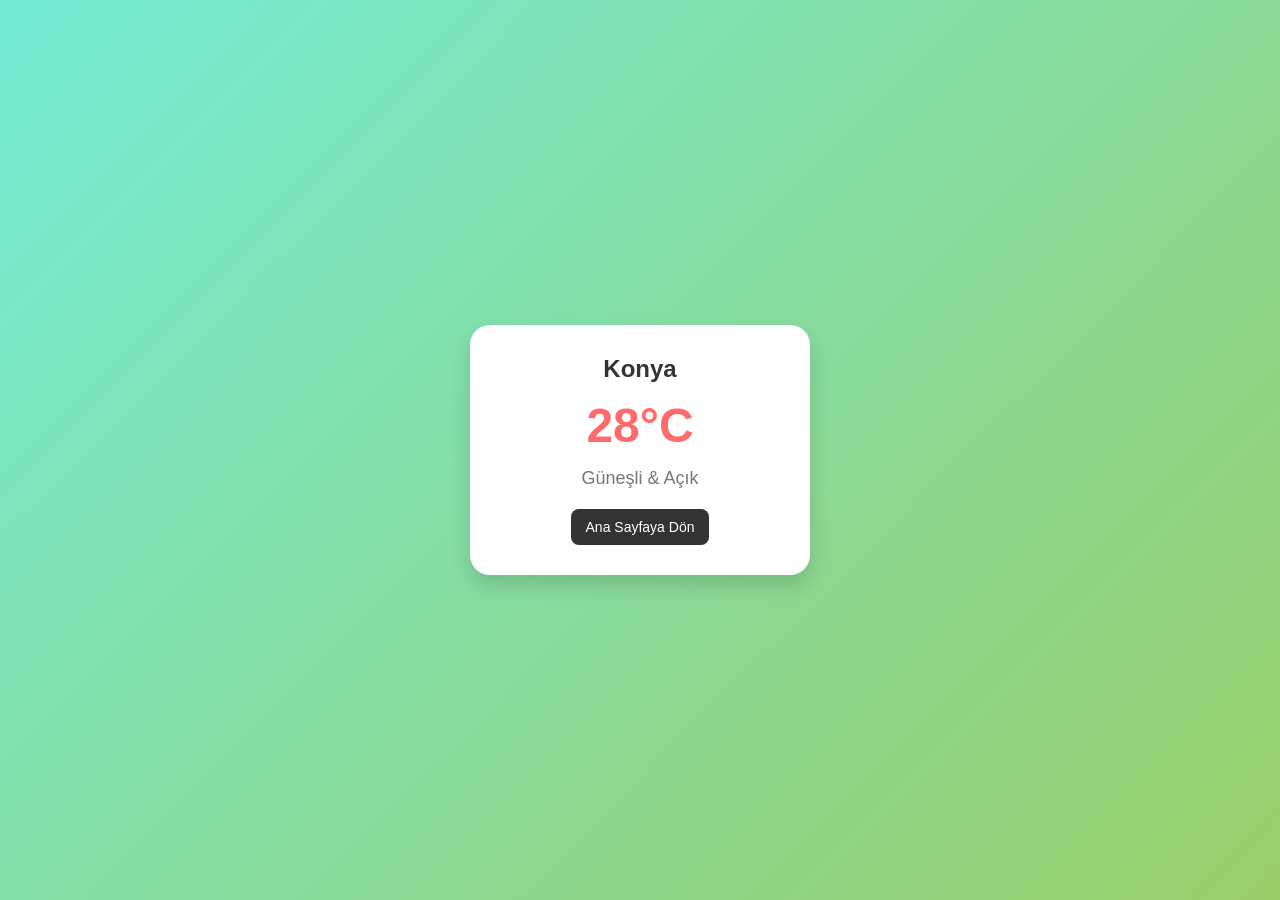
<file: Templates/index.html>
<!DOCTYPE html>
<html lang="tr">
<head>
    <meta charset="UTF-8">
    <meta name="viewport" content="width=device-width, initial-scale=1.0">
    <title>Hava Durumu Raporu</title>
    <style>
        body {
            font-family: 'Arial', sans-serif;
            background: linear-gradient(135deg, #74ebd5 0%, #9ace6a 100%);
            height: 100vh;
            margin: 0;
            display: flex;
            justify-content: center;
            align-items: center;
        }
        .weather-card {
            background-color: white;
            padding: 30px;
            border-radius: 20px;
            box-shadow: 0 10px 20px rgba(0,0,0,0.15);
            text-align: center;
            width: 280px;
        }
        .city {
            font-size: 24px;
            font-weight: bold;
            color: #333;
        }
        .temp {
            font-size: 48px;
            font-weight: bold;
            color: #ff6b6b;
            margin: 15px 0;
        }
        .desc {
            font-size: 18px;
            color: #777;
        }
        .btn-home {
            display: inline-block;
            margin-top: 20px;
            padding: 10px 15px;
            background-color: #333;
            color: white;
            text-decoration: none;
            border-radius: 8px;
            font-size: 14px;
        }
    </style>
</head>
<body>

    <div class="weather-card">
        <div class="city">Konya</div>
        <div class="temp">28°C</div>
        <div class="desc">Güneşli & Açık</div>
        <a href="/" class="btn-home">Ana Sayfaya Dön</a>
    </div>

</body>
</html>
</file>
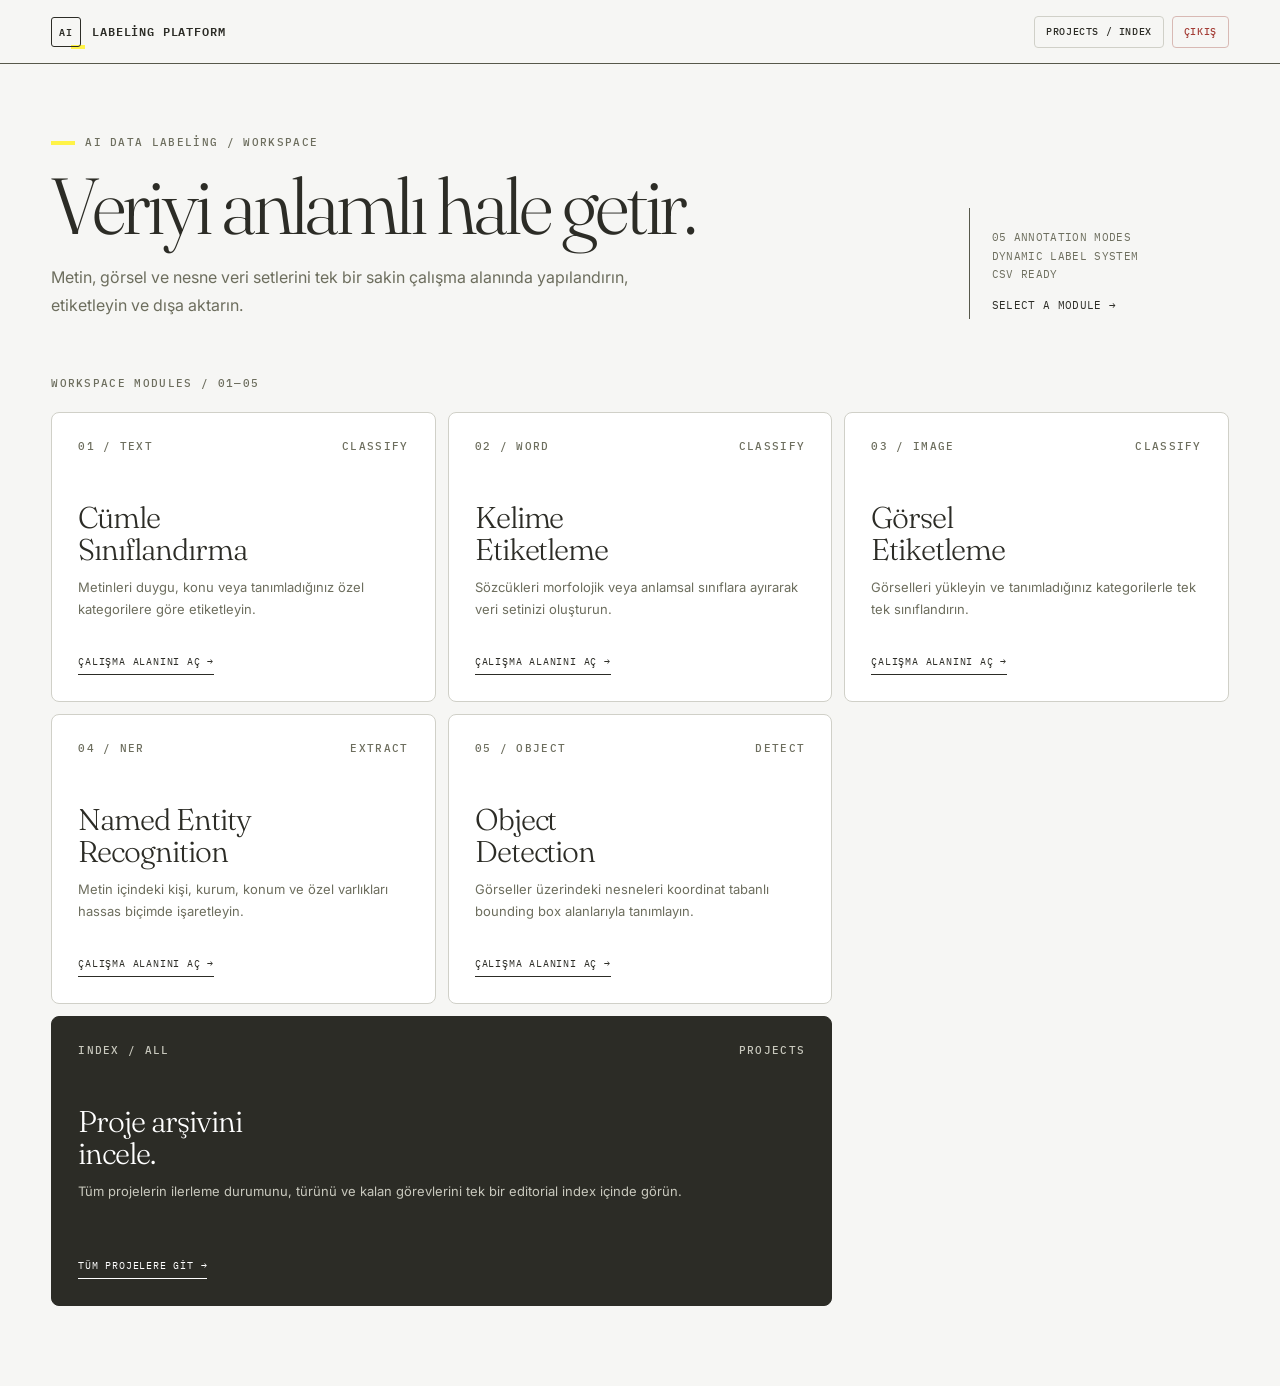
<file: Templates/dashboard.html>
<!DOCTYPE html>
<html lang="tr">
<head>
    <meta charset="UTF-8">
    <meta name="viewport" content="width=device-width, initial-scale=1.0">
    <title>Dashboard - AI Labeling Platform</title>
    <link rel="stylesheet" href="/static/visual.css">
</head>
<body>
    <header class="app-header">
        <a href="/dashboard" class="brand"><span class="brand-icon">AI</span><span>Labeling Platform</span></a>
        <nav class="header-nav" aria-label="Ana navigasyon">
            <a href="/projects" class="btn btn-secondary btn-sm">Projects / Index</a>
            <a href="/logout" class="btn btn-danger btn-sm">Çıkış</a>
        </nav>
    </header>

    <main class="container">
        <section class="dashboard-hero">
            <div>
                <div class="eyebrow">AI Data Labeling / Workspace</div>
                <h1 class="display-title">Veriyi anlamlı hale getir.</h1>
                <p class="page-intro">Metin, görsel ve nesne veri setlerini tek bir sakin çalışma alanında yapılandırın, etiketleyin ve dışa aktarın.</p>
            </div>
            <aside class="dashboard-note">
                05 ANNOTATION MODES<br>
                DYNAMIC LABEL SYSTEM<br>
                CSV READY<br>
                <span style="display:inline-block; margin-top:12px; color:var(--carbon);">SELECT A MODULE →</span>
            </aside>
        </section>

        <div class="section-heading">Workspace modules / 01—05</div>
        <section class="module-grid" aria-label="Etiketleme modülleri">
            <article class="module-card"><div><div class="module-code"><span>01 / TEXT</span><span>CLASSIFY</span></div><h3>Cümle<br>Sınıflandırma</h3><p>Metinleri duygu, konu veya tanımladığınız özel kategorilere göre etiketleyin.</p></div><a href="/sentence" class="module-link">Çalışma alanını aç →</a></article>
            <article class="module-card"><div><div class="module-code"><span>02 / WORD</span><span>CLASSIFY</span></div><h3>Kelime<br>Etiketleme</h3><p>Sözcükleri morfolojik veya anlamsal sınıflara ayırarak veri setinizi oluşturun.</p></div><a href="/word" class="module-link">Çalışma alanını aç →</a></article>
            <article class="module-card"><div><div class="module-code"><span>03 / IMAGE</span><span>CLASSIFY</span></div><h3>Görsel<br>Etiketleme</h3><p>Görselleri yükleyin ve tanımladığınız kategorilerle tek tek sınıflandırın.</p></div><a href="/image" class="module-link">Çalışma alanını aç →</a></article>
            <article class="module-card"><div><div class="module-code"><span>04 / NER</span><span>EXTRACT</span></div><h3>Named Entity<br>Recognition</h3><p>Metin içindeki kişi, kurum, konum ve özel varlıkları hassas biçimde işaretleyin.</p></div><a href="/NER" class="module-link">Çalışma alanını aç →</a></article>
            <article class="module-card"><div><div class="module-code"><span>05 / OBJECT</span><span>DETECT</span></div><h3>Object<br>Detection</h3><p>Görseller üzerindeki nesneleri koordinat tabanlı bounding box alanlarıyla tanımlayın.</p></div><a href="/object" class="module-link">Çalışma alanını aç →</a></article>
            <article class="module-card module-card--index"><div><div class="module-code"><span>INDEX / ALL</span><span>PROJECTS</span></div><h3>Proje arşivini<br>incele.</h3><p>Tüm projelerin ilerleme durumunu, türünü ve kalan görevlerini tek bir editorial index içinde görün.</p></div><a href="/projects" class="module-link">Tüm projelere git →</a></article>
        </section>
    </main>
</body>
</html>
</file>
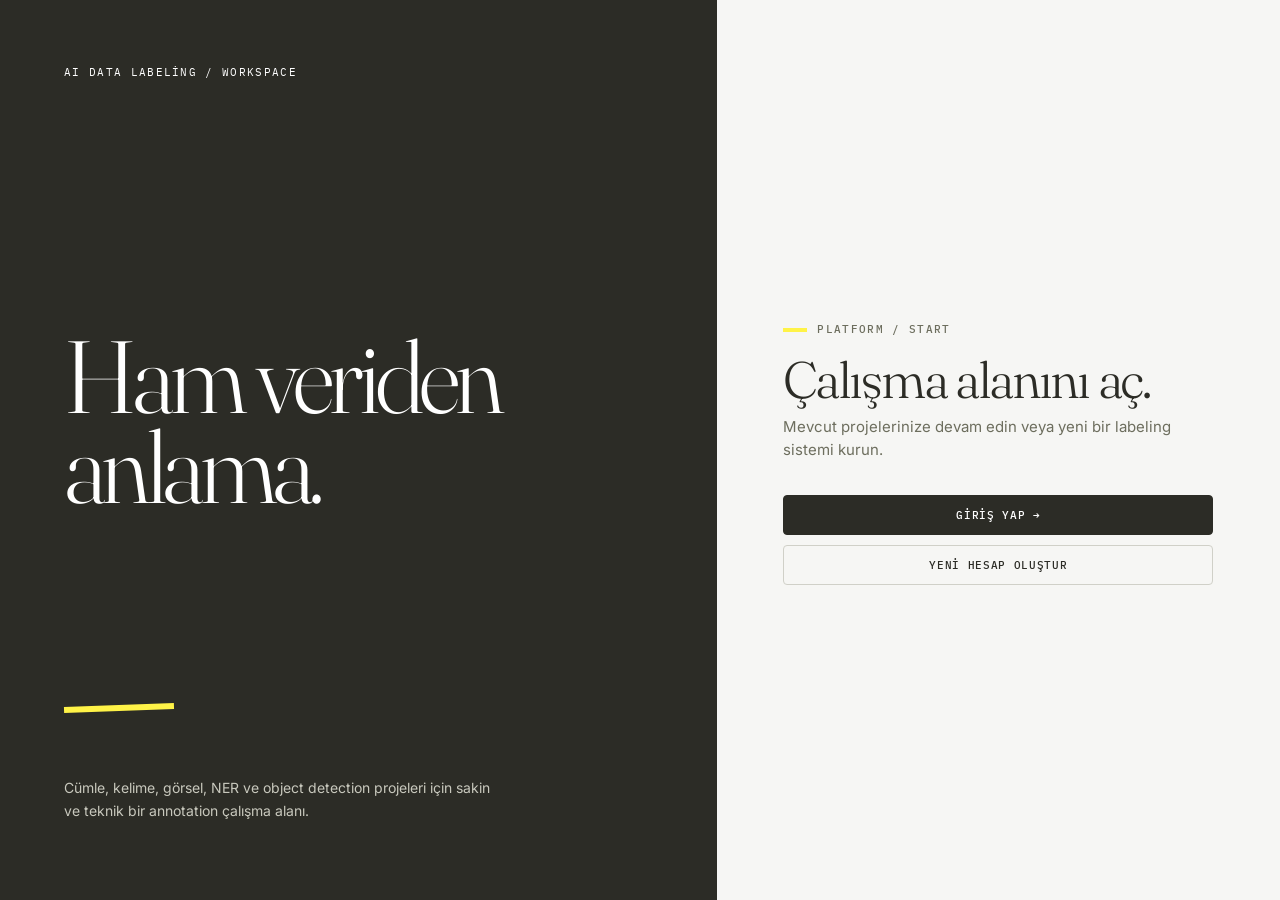
<file: Templates/home.html>
<!DOCTYPE html>
<html lang="tr">
<head>
    <meta charset="UTF-8">
    <meta name="viewport" content="width=device-width, initial-scale=1.0">
    <title>AI Data Labeling Platform</title>
    <link rel="stylesheet" href="/static/visual.css">
</head>
<body>
    <main class="auth-page">
        <section class="auth-editorial">
            <div class="auth-mark">AI Data Labeling / Workspace</div>
            <h1>Ham veriden<br>anlama.</h1>
            <p class="auth-caption">Cümle, kelime, görsel, NER ve object detection projeleri için sakin ve teknik bir annotation çalışma alanı.</p>
        </section>
        <section class="auth-form-pane">
            <div class="auth-form">
                <div class="eyebrow">Platform / Start</div>
                <h2 class="auth-title">Çalışma alanını aç.</h2>
                <p class="auth-copy">Mevcut projelerinize devam edin veya yeni bir labeling sistemi kurun.</p>
                <div style="display:flex; flex-direction:column; gap:10px;"><a href="/login" class="btn btn-primary btn-block">Giriş Yap →</a><a href="/register" class="btn btn-secondary btn-block">Yeni Hesap Oluştur</a></div>
            </div>
        </section>
    </main>
</body>
</html>
</file>
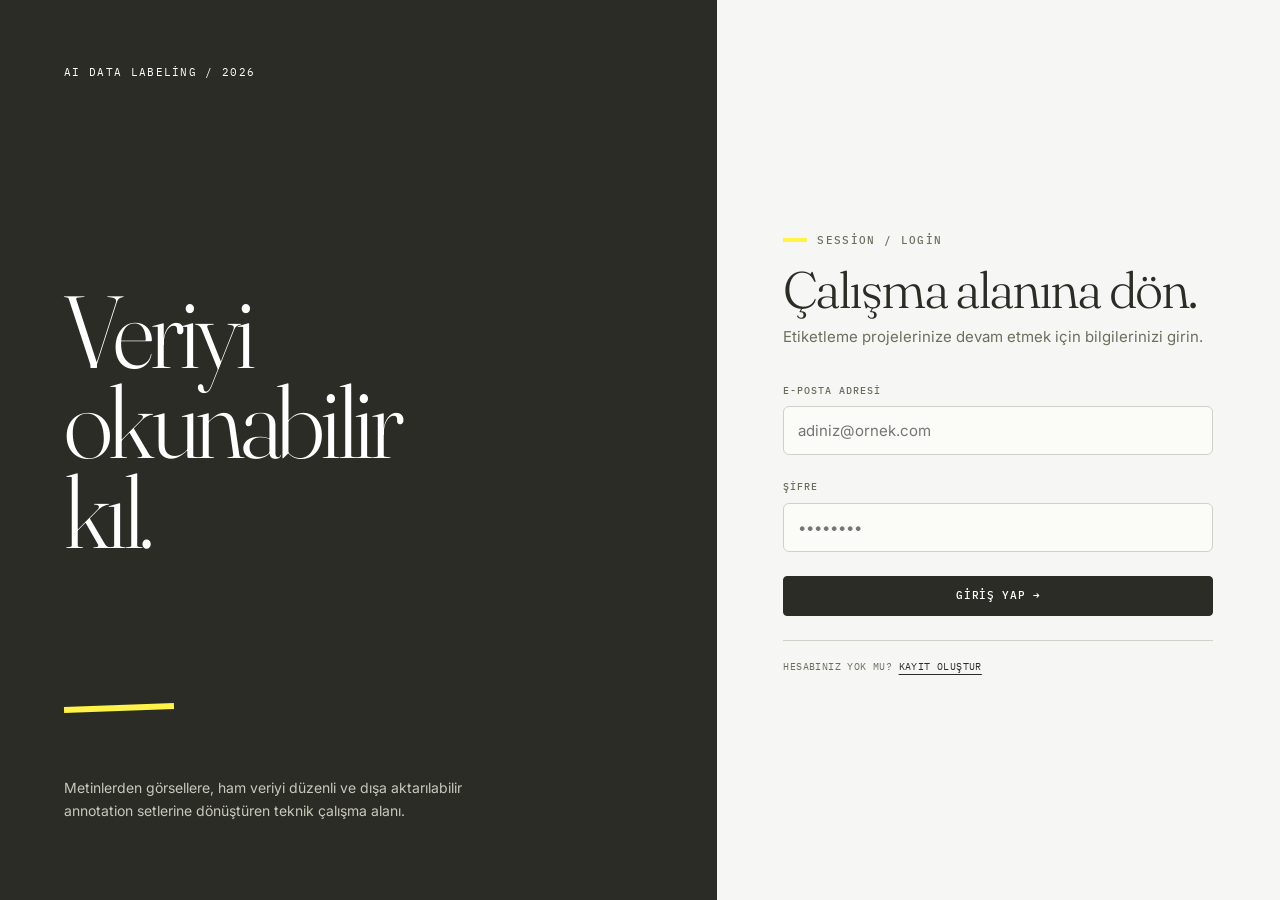
<file: Templates/login.html>
<!DOCTYPE html>
<html lang="tr">
<head>
    <meta charset="UTF-8">
    <meta name="viewport" content="width=device-width, initial-scale=1.0">
    <title>Giriş Yap - AI Labeling Platform</title>
    <link rel="stylesheet" href="/static/visual.css">
</head>
<body>
    <main class="auth-page">
        <section class="auth-editorial">
            <div class="auth-mark">AI Data Labeling / 2026</div>
            <h1>Veriyi<br>okunabilir<br>kıl.</h1>
            <p class="auth-caption">Metinlerden görsellere, ham veriyi düzenli ve dışa aktarılabilir annotation setlerine dönüştüren teknik çalışma alanı.</p>
        </section>
        <section class="auth-form-pane">
            <div class="auth-form">
                <div class="eyebrow">Session / Login</div>
                <h2 class="auth-title">Çalışma alanına dön.</h2>
                <p class="auth-copy">Etiketleme projelerinize devam etmek için bilgilerinizi girin.</p>
                <form action="/login" method="post">
            <div class="form-group">
                <label for="email">E-posta Adresi</label>
                <input type="email" id="email" name="email" class="form-control" placeholder="adiniz@ornek.com" required autocomplete="email">
            </div>

            <div class="form-group">
                <label for="password">Şifre</label>
                <input type="password" id="password" name="password" class="form-control" placeholder="••••••••" required autocomplete="current-password">
            </div>

                    <button type="submit" class="btn btn-primary btn-block">Giriş Yap →</button>
                </form>
                <div class="auth-switch">Hesabınız yok mu? <a href="/register">Kayıt oluştur</a></div>
            </div>
        </section>
    </main>
</body>
</html>
</file>
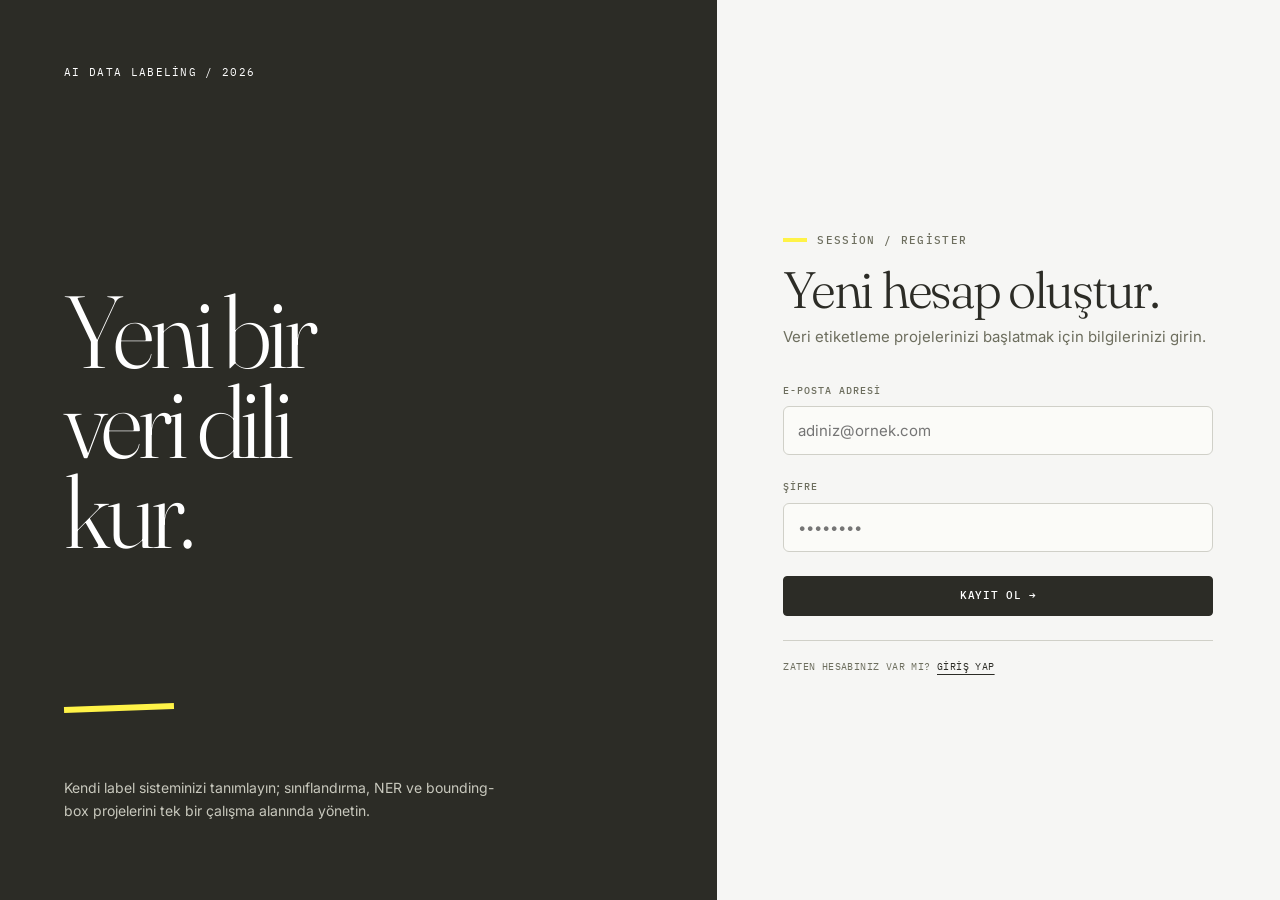
<file: Templates/register.html>
<!DOCTYPE html>
<html lang="tr">
<head>
    <meta charset="UTF-8">
    <meta name="viewport" content="width=device-width, initial-scale=1.0">
    <title>Kayıt Ol - AI Labeling Platform</title>
    <link rel="stylesheet" href="/static/visual.css">
</head>
<body>
    <main class="auth-page">
        <section class="auth-editorial">
            <div class="auth-mark">AI Data Labeling / 2026</div>
            <h1>Yeni bir<br>veri dili<br>kur.</h1>
            <p class="auth-caption">Kendi label sisteminizi tanımlayın; sınıflandırma, NER ve bounding-box projelerini tek bir çalışma alanında yönetin.</p>
        </section>
        <section class="auth-form-pane">
            <div class="auth-form">
                <div class="eyebrow">Session / Register</div>
                <h2 class="auth-title">Yeni hesap oluştur.</h2>
                <p class="auth-copy">Veri etiketleme projelerinizi başlatmak için bilgilerinizi girin.</p>
                <form action="/register" method="post">
            <div class="form-group">
                <label for="email">E-posta Adresi</label>
                <input type="email" id="email" name="email" class="form-control" placeholder="adiniz@ornek.com" required autocomplete="email">
            </div>

            <div class="form-group">
                <label for="password">Şifre</label>
                <input type="password" id="password" name="password" class="form-control" placeholder="••••••••" required autocomplete="new-password">
            </div>

                    <button type="submit" class="btn btn-primary btn-block">Kayıt Ol →</button>
                </form>
                <div class="auth-switch">Zaten hesabınız var mı? <a href="/login">Giriş yap</a></div>
            </div>
        </section>
    </main>
</body>
</html>
</file>
<file: static/visual.css>
@import url('https://fonts.googleapis.com/css2?family=Fraunces:opsz,wght@9..144,300;9..144,400;9..144,500&family=IBM+Plex+Mono:wght@400;500;600&family=Inter:wght@400;500;600&display=swap');

:root {
    --vellum: #f6f6f4;
    --paper: #ffffff;
    --ink: #11110f;
    --carbon: #2c2c26;
    --ash: #d0d0c8;
    --olive-char: #57584b;
    --lichen: #6d6e5e;
    --sage: #979886;
    --moss: #aaab9c;
    --bone: #e8e7d9;
    --highlight: #fff347;
    --khaki: #aaa674;
    --danger: #a43d36;
    --success: #596c45;

    /* Backwards-compatible aliases used by the existing templates. */
    --bg-main: var(--vellum);
    --surface: var(--paper);
    --surface-hover: #fbfbf8;
    --border: var(--ash);
    --border-focus: var(--carbon);
    --primary: var(--carbon);
    --primary-hover: var(--ink);
    --primary-light: #efefe9;
    --secondary-bg: var(--bone);
    --secondary-hover: #deddd1;
    --text-primary: var(--carbon);
    --text-secondary: var(--lichen);
    --text-muted: var(--sage);
    --text-light: var(--moss);
    --danger-bg: #f7ece9;
    --success-bg: #edf0e8;
    --warning: #8d7116;
    --warning-bg: #fffde4;
    --shadow-sm: none;
    --shadow-md: none;
    --shadow-lg: none;
    --radius-sm: 4px;
    --radius-md: 6px;
    --radius-lg: 8px;
    --radius-xl: 8px;
}

*, *::before, *::after { box-sizing: border-box; }

html { background: var(--vellum); }

body {
    margin: 0;
    min-height: 100vh;
    background: var(--vellum);
    color: var(--carbon);
    font-family: Inter, system-ui, sans-serif;
    font-size: 15px;
    line-height: 1.55;
    -webkit-font-smoothing: antialiased;
}

button, input, textarea, select { font: inherit; }
a { color: inherit; }

::selection { background: var(--highlight); color: var(--ink); }

.app-header {
    position: sticky;
    top: 0;
    z-index: 100;
    display: flex;
    align-items: center;
    justify-content: space-between;
    gap: 24px;
    min-height: 64px;
    padding: 12px clamp(20px, 4vw, 64px);
    background: rgba(246, 246, 244, .96);
    border-bottom: 1px solid var(--olive-char);
}

.brand {
    display: inline-flex;
    align-items: center;
    gap: 11px;
    color: var(--carbon);
    text-decoration: none;
    font-family: "IBM Plex Mono", monospace;
    font-size: 12px;
    font-weight: 600;
    letter-spacing: .07em;
    text-transform: uppercase;
}

.brand-icon {
    position: relative;
    display: grid;
    place-items: center;
    width: 30px;
    height: 30px;
    color: var(--carbon);
    background: transparent;
    border: 1px solid var(--carbon);
    border-radius: 3px;
    font-family: "IBM Plex Mono", monospace;
    font-size: 10px;
    font-weight: 600;
}

.brand-icon::after {
    content: "";
    position: absolute;
    right: -5px;
    bottom: -3px;
    width: 14px;
    height: 4px;
    background: var(--highlight);
    z-index: -1;
}

.header-nav { display: flex; align-items: center; gap: 8px; flex-wrap: wrap; }

.container {
    width: min(100%, 1320px);
    margin-inline: auto;
    padding: clamp(34px, 5vw, 72px) clamp(20px, 4vw, 64px) 80px;
}

.container-narrow {
    width: min(100%, 720px);
    margin-inline: auto;
    padding: 56px 24px 80px;
}

.eyebrow,
.section-label,
.panel-kicker,
.module-code,
.meta-label {
    font-family: "IBM Plex Mono", monospace;
    font-size: 11px;
    font-weight: 500;
    line-height: 1.4;
    letter-spacing: .12em;
    text-transform: uppercase;
    color: var(--lichen);
}

.eyebrow { display: inline-flex; align-items: center; gap: 10px; margin-bottom: 16px; }
.eyebrow::before { content: ""; width: 24px; height: 4px; background: var(--highlight); }

.page-title,
.display-title,
.auth-title,
.card-title,
h1, h2 {
    font-family: Fraunces, Georgia, serif;
    font-weight: 300;
    color: var(--carbon);
    letter-spacing: -.045em;
}

.page-title, .display-title {
    max-width: 880px;
    margin: 0;
    font-size: clamp(46px, 6.2vw, 84px);
    line-height: .98;
}

.page-intro {
    max-width: 650px;
    margin: 20px 0 0;
    color: var(--lichen);
    font-size: 16px;
    line-height: 1.7;
}

.section-heading {
    margin: 0 0 20px;
    font-family: "IBM Plex Mono", monospace;
    font-size: 11px;
    font-weight: 500;
    letter-spacing: .12em;
    text-transform: uppercase;
    color: var(--lichen);
}

.card {
    margin-bottom: 20px;
    padding: clamp(22px, 3vw, 32px);
    background: var(--paper);
    border: 1px solid var(--ash);
    border-radius: 8px;
    box-shadow: none !important;
}

.card-header {
    margin-bottom: 24px;
    padding-bottom: 18px;
    border-bottom: 1px solid var(--ash);
}

.card-title { margin: 0 0 6px; font-size: clamp(25px, 3vw, 36px); line-height: 1.06; }
.card-subtitle { margin: 0; color: var(--lichen); font-size: 14px; }

.btn {
    display: inline-flex;
    align-items: center;
    justify-content: center;
    gap: 8px;
    min-height: 40px;
    padding: 10px 16px;
    border: 1px solid transparent;
    border-radius: 4px;
    font-family: "IBM Plex Mono", monospace;
    font-size: 11px;
    font-weight: 500;
    line-height: 1.2;
    letter-spacing: .06em;
    text-transform: uppercase;
    text-decoration: none;
    cursor: pointer;
    transition: background-color .16s ease, border-color .16s ease, color .16s ease, transform .16s ease;
}

.btn:hover { transform: translateY(-1px); }
.btn-primary { color: var(--paper); background: var(--carbon); border-color: var(--carbon); }
.btn-primary:hover { background: var(--ink); border-color: var(--ink); }
.btn-secondary { color: var(--carbon); background: transparent; border-color: var(--ash); }
.btn-secondary:hover { background: var(--paper); border-color: var(--olive-char); }
.btn-danger { color: var(--danger); background: transparent; border-color: #d8b9b4; }
.btn-danger:hover { background: var(--danger-bg); }
.btn-success { color: var(--paper); background: var(--olive-char); border-color: var(--olive-char); }
.btn-sm { min-height: 32px; padding: 7px 11px; font-size: 10px; }
.btn-block { width: 100%; }

.form-group { margin-bottom: 24px; }
label {
    display: block;
    margin-bottom: 8px;
    color: var(--lichen);
    font-family: "IBM Plex Mono", monospace;
    font-size: 10px;
    font-weight: 500;
    letter-spacing: .1em;
    text-transform: uppercase;
}

.form-control, .form-input, .custom-textarea {
    width: 100%;
    padding: 12px 14px;
    color: var(--carbon);
    background: #fbfbf8;
    border: 1px solid var(--ash);
    border-radius: 6px;
    box-shadow: none !important;
    outline: none;
    transition: border-color .16s ease, background-color .16s ease;
}

.form-control:focus, .form-input:focus, .custom-textarea:focus {
    background: var(--paper);
    border-color: var(--olive-char);
    box-shadow: inset 4px 0 0 var(--highlight) !important;
}

.custom-textarea { min-height: 150px; resize: vertical; line-height: 1.7; }

input[type="color"] {
    width: 46px !important;
    height: 44px !important;
    padding: 5px !important;
    background: var(--paper);
    border: 1px solid var(--ash) !important;
    border-radius: 5px !important;
}

.label-row { padding: 7px; background: #fbfbf8; border: 1px solid var(--ash); border-radius: 6px; }
.label-row .form-control { border: 0; background: transparent; }

.file-dropzone-box {
    display: flex;
    flex-direction: column;
    align-items: center;
    gap: 8px;
    padding: 34px 24px;
    text-align: center;
    color: var(--lichen);
    background: #fbfbf8;
    border: 1px dashed var(--olive-char);
    border-radius: 6px;
    cursor: pointer;
    transition: background-color .16s ease, border-color .16s ease;
}
.file-dropzone-box:hover { background: var(--paper); border-color: var(--carbon); }
.file-dropzone-icon { font-size: 0; }
.file-dropzone-icon::before { content: "↥"; font-family: "IBM Plex Mono", monospace; font-size: 26px; color: var(--carbon); }
.file-dropzone-text { font-family: "IBM Plex Mono", monospace; font-size: 11px; font-weight: 500; letter-spacing: .05em; text-transform: uppercase; }
.file-dropzone-sub { font-size: 12px; color: var(--sage); }

.badge {
    display: inline-flex;
    align-items: center;
    gap: 5px;
    padding: 4px 8px;
    border-radius: 3px;
    font-family: "IBM Plex Mono", monospace;
    font-size: 10px;
    font-weight: 500;
    letter-spacing: .05em;
    text-transform: uppercase;
}
.badge-primary { color: var(--carbon); background: var(--highlight); }
.badge-success { color: var(--carbon); background: var(--bone); }
.badge-neutral { color: var(--lichen); background: #efefe9; }

.stats-bar {
    display: flex;
    align-items: center;
    gap: 0;
    margin-bottom: 20px;
    padding: 0;
    background: transparent;
    border: 1px solid var(--olive-char);
    border-radius: 5px;
    box-shadow: none !important;
    overflow: hidden;
}
.stat-item {
    display: flex;
    align-items: center;
    gap: 8px;
    min-height: 46px;
    padding: 9px 15px;
    border-right: 1px solid var(--ash);
    color: var(--lichen);
    font-family: "IBM Plex Mono", monospace;
    font-size: 10px;
    letter-spacing: .06em;
    text-transform: uppercase;
}
.stat-item strong { color: var(--carbon); }

.progress-track { height: 3px; background: var(--bone); border-radius: 0; overflow: hidden; }
.progress-fill { height: 100%; background: var(--carbon); border-radius: 0; }

.project-pill {
    display: inline-flex !important;
    align-items: center;
    gap: 10px;
    padding: 12px 15px !important;
    color: var(--carbon) !important;
    background: transparent !important;
    border: 1px solid var(--ash) !important;
    border-radius: 5px !important;
    box-shadow: none !important;
    font-family: "IBM Plex Mono", monospace;
    font-size: 11px;
    font-weight: 500 !important;
    text-decoration: none;
}
.project-pill:hover { border-color: var(--carbon) !important; transform: translateY(-1px); }
.project-pill > span:first-child { display: none; }
.project-pill::before { content: "↗"; color: var(--sage); }

.workspace-grid {
    display: grid;
    grid-template-columns: minmax(0, 1fr) minmax(280px, 340px) !important;
    gap: 18px !important;
    align-items: stretch !important;
}

.text-display-card, .word-display-card, .ner-display-card, .image-display-card {
    background: var(--paper) !important;
    border: 1px solid var(--olive-char) !important;
    border-radius: 8px !important;
    box-shadow: none !important;
}
.text-display-card { min-height: 270px !important; padding: 46px !important; font-family: Fraunces, Georgia, serif; font-size: clamp(24px, 3vw, 38px) !important; font-weight: 300 !important; line-height: 1.35 !important; }
.word-display-card { min-height: 270px !important; padding: 46px !important; font-family: Fraunces, Georgia, serif; font-size: clamp(46px, 7vw, 82px) !important; font-weight: 300 !important; letter-spacing: -.04em; }
.ner-display-card { min-height: 270px !important; padding: 42px !important; font-family: Fraunces, Georgia, serif; font-size: clamp(24px, 3vw, 36px) !important; font-weight: 300 !important; line-height: 1.65 !important; }
.ner-display-card::selection { background: var(--highlight) !important; color: var(--carbon) !important; }
.image-display-card { min-height: 480px !important; padding: 18px !important; background: var(--carbon) !important; }
.image-display-card img { max-height: 600px !important; border-radius: 2px !important; }

.labels-strip { display: flex; flex-wrap: wrap; gap: 8px; align-items: center; justify-content: flex-start !important; margin: 0 0 20px; }
.labels-strip .btn, .label-btn-select { border-radius: 4px !important; font-family: "IBM Plex Mono", monospace !important; font-size: 10px !important; letter-spacing: .06em; text-transform: uppercase; box-shadow: none !important; }

.output-list, .box-list { list-style: none; display: flex; flex-direction: column; gap: 8px; max-height: 520px; overflow-y: auto; padding: 0 4px 0 0; }
.output-item, .box-item { padding: 13px !important; background: #fbfbf8 !important; border: 1px solid var(--ash) !important; border-radius: 5px !important; }

.empty-state-icon { width: 34px; height: 5px; margin: 0 auto 22px; background: var(--highlight); }

/* Dashboard */
.dashboard-hero { display: grid; grid-template-columns: minmax(0, 1fr) 260px; gap: 48px; align-items: end; margin-bottom: 56px; }
.dashboard-note { padding: 20px 0 4px 22px; border-left: 1px solid var(--olive-char); color: var(--lichen); font-family: "IBM Plex Mono", monospace; font-size: 11px; line-height: 1.7; letter-spacing: .03em; }
.module-grid { display: grid; grid-template-columns: repeat(12, 1fr); gap: 12px; }
.module-card {
    grid-column: span 4;
    position: relative;
    display: flex;
    flex-direction: column;
    justify-content: space-between;
    min-height: 290px;
    padding: 26px;
    background: var(--paper);
    border: 1px solid var(--ash);
    border-radius: 8px;
    box-shadow: none !important;
    overflow: hidden;
    transition: border-color .16s ease, transform .16s ease, background-color .16s ease;
}
.module-card:hover { background: #fbfbf8; border-color: var(--olive-char); transform: translateY(-2px); }
.module-card::after { content: ""; position: absolute; left: 26px; bottom: 0; width: 0; height: 5px; background: var(--highlight); transition: width .2s ease; }
.module-card:hover::after { width: 64px; }
.module-card .module-code { display: flex; justify-content: space-between; margin-bottom: 48px; }
.module-card h3 { margin: 0 0 12px; font-family: Fraunces, Georgia, serif; font-size: 30px; font-weight: 300; line-height: 1.05; letter-spacing: -.035em; }
.module-card p { margin: 0 0 28px; color: var(--lichen); font-size: 13px; line-height: 1.65; }
.module-card .module-link { align-self: flex-start; padding: 0 0 4px; border-bottom: 1px solid var(--carbon); font-family: "IBM Plex Mono", monospace; font-size: 10px; letter-spacing: .08em; text-transform: uppercase; text-decoration: none; }
.module-card--index { grid-column: span 8; color: var(--paper); background: var(--carbon); border-color: var(--carbon); }
.module-card--index:hover { color: var(--paper); background: var(--ink); border-color: var(--ink); }
.module-card--index h3, .module-card--index .module-link { color: var(--paper); border-color: var(--paper); }
.module-card--index p, .module-card--index .module-code { color: #c8c8bd; }

/* Editorial authentication */
.auth-page { min-height: 100vh; display: grid; grid-template-columns: minmax(0, 1.12fr) minmax(420px, .88fr); }
.auth-editorial { position: relative; display: flex; flex-direction: column; justify-content: space-between; min-height: 100vh; padding: clamp(34px, 5vw, 72px); color: var(--paper); background: var(--carbon); overflow: hidden; }
.auth-editorial::after { content: ""; position: absolute; left: clamp(34px, 5vw, 72px); bottom: 21%; width: 110px; height: 6px; background: var(--highlight); transform: rotate(-2deg); }
.auth-mark { font-family: "IBM Plex Mono", monospace; font-size: 11px; letter-spacing: .12em; text-transform: uppercase; }
.auth-editorial h1 { max-width: 720px; margin: auto 0; color: var(--paper); font-size: clamp(58px, 8vw, 116px); line-height: .88; }
.auth-caption { max-width: 440px; color: #c8c8bd; font-size: 14px; line-height: 1.65; }
.auth-form-pane { display: grid; place-items: center; min-height: 100vh; padding: 42px; background: var(--vellum); }
.auth-form { width: min(100%, 430px); }
.auth-title { margin: 0 0 10px; font-size: clamp(36px, 4vw, 52px); line-height: 1; }
.auth-copy { margin: 0 0 34px; color: var(--lichen); }
.auth-switch { margin-top: 24px; padding-top: 18px; border-top: 1px solid var(--ash); color: var(--lichen); font-family: "IBM Plex Mono", monospace; font-size: 10px; letter-spacing: .04em; text-transform: uppercase; }
.auth-switch a { color: var(--carbon); text-decoration-thickness: 1px; text-underline-offset: 4px; }

/* Project index */
.projects-header { display: grid; grid-template-columns: 1fr 340px; gap: 40px; align-items: end; margin-bottom: 50px; }
.projects-list { border-top: 1px solid var(--olive-char); }
.project-card { margin: 0 !important; background: transparent !important; border: 0 !important; border-bottom: 1px solid var(--ash) !important; border-radius: 0 !important; box-shadow: none !important; }
.project-summary { min-height: 92px; padding: 20px 8px !important; }
.project-summary:hover { background: rgba(255,255,255,.45); }
.project-details { padding: 18px 8px 22px !important; background: transparent !important; border-top: 1px dotted var(--ash) !important; }
.meta-group { font-family: "IBM Plex Mono", monospace; font-size: 10px !important; letter-spacing: .04em; text-transform: uppercase; }

/* Object showcase */
.object-shell { width: min(100%, 1580px); }
.object-workspace-grid { display: grid; grid-template-columns: minmax(0, 1fr) 320px !important; gap: 14px !important; align-items: stretch !important; }
.canvas-card { padding: 16px !important; color: #ededE6; background: var(--carbon) !important; border: 1px solid var(--carbon) !important; border-radius: 8px !important; box-shadow: none !important; }
.canvas-card .labels-strip { padding-bottom: 14px; border-bottom: 1px solid #4a4a42; }
.canvas-card .btn-secondary { color: #e7e7df; border-color: #5a5a51; }
.canvas-card .btn-secondary:hover { color: var(--paper); background: #3a3a34; border-color: #77776d; }
.image-stage { display: inline-block; position: relative; max-width: 100%; overflow: visible !important; background: #171713 !important; border: 1px solid #4b4b44; border-radius: 2px !important; box-shadow: none !important; line-height: 0; user-select: none; }
.annotation-img { max-height: min(64vh, 720px) !important; }
.selection-box { border: 2px dashed var(--highlight) !important; background: rgba(255,243,71,.16) !important; }
.label-btn-select { min-height: 34px; padding: 7px 12px !important; border: 1px solid rgba(255,255,255,.35) !important; color: #fff; }
.label-btn-select:disabled { opacity: .32; }
.box-item { font-family: "IBM Plex Mono", monospace; }

@media (max-width: 1000px) {
    .module-card { grid-column: span 6; }
    .module-card--index { grid-column: span 12; }
    .workspace-grid, .object-workspace-grid { grid-template-columns: minmax(0, 1fr) !important; }
    .auth-page { grid-template-columns: 1fr; }
    .auth-editorial { min-height: 44vh; }
    .auth-form-pane { min-height: 56vh; }
    .dashboard-hero, .projects-header { grid-template-columns: 1fr; }
}

@media (max-width: 680px) {
    .app-header { align-items: flex-start; padding: 12px 16px; }
    .brand span { display: none; }
    .header-nav { justify-content: flex-end; }
    .container { padding: 32px 16px 56px; }
    .module-card, .module-card--index { grid-column: span 12; min-height: 240px; }
    .page-title, .display-title { font-size: 44px; }
    .stats-bar { flex-wrap: wrap; }
    .stat-item { flex: 1 1 auto; }
    .auth-form-pane { padding: 34px 20px; }
    .auth-editorial { padding: 34px 24px; }
}

@media (prefers-reduced-motion: reduce) {
    *, *::before, *::after { scroll-behavior: auto !important; transition: none !important; }
}
</file>
